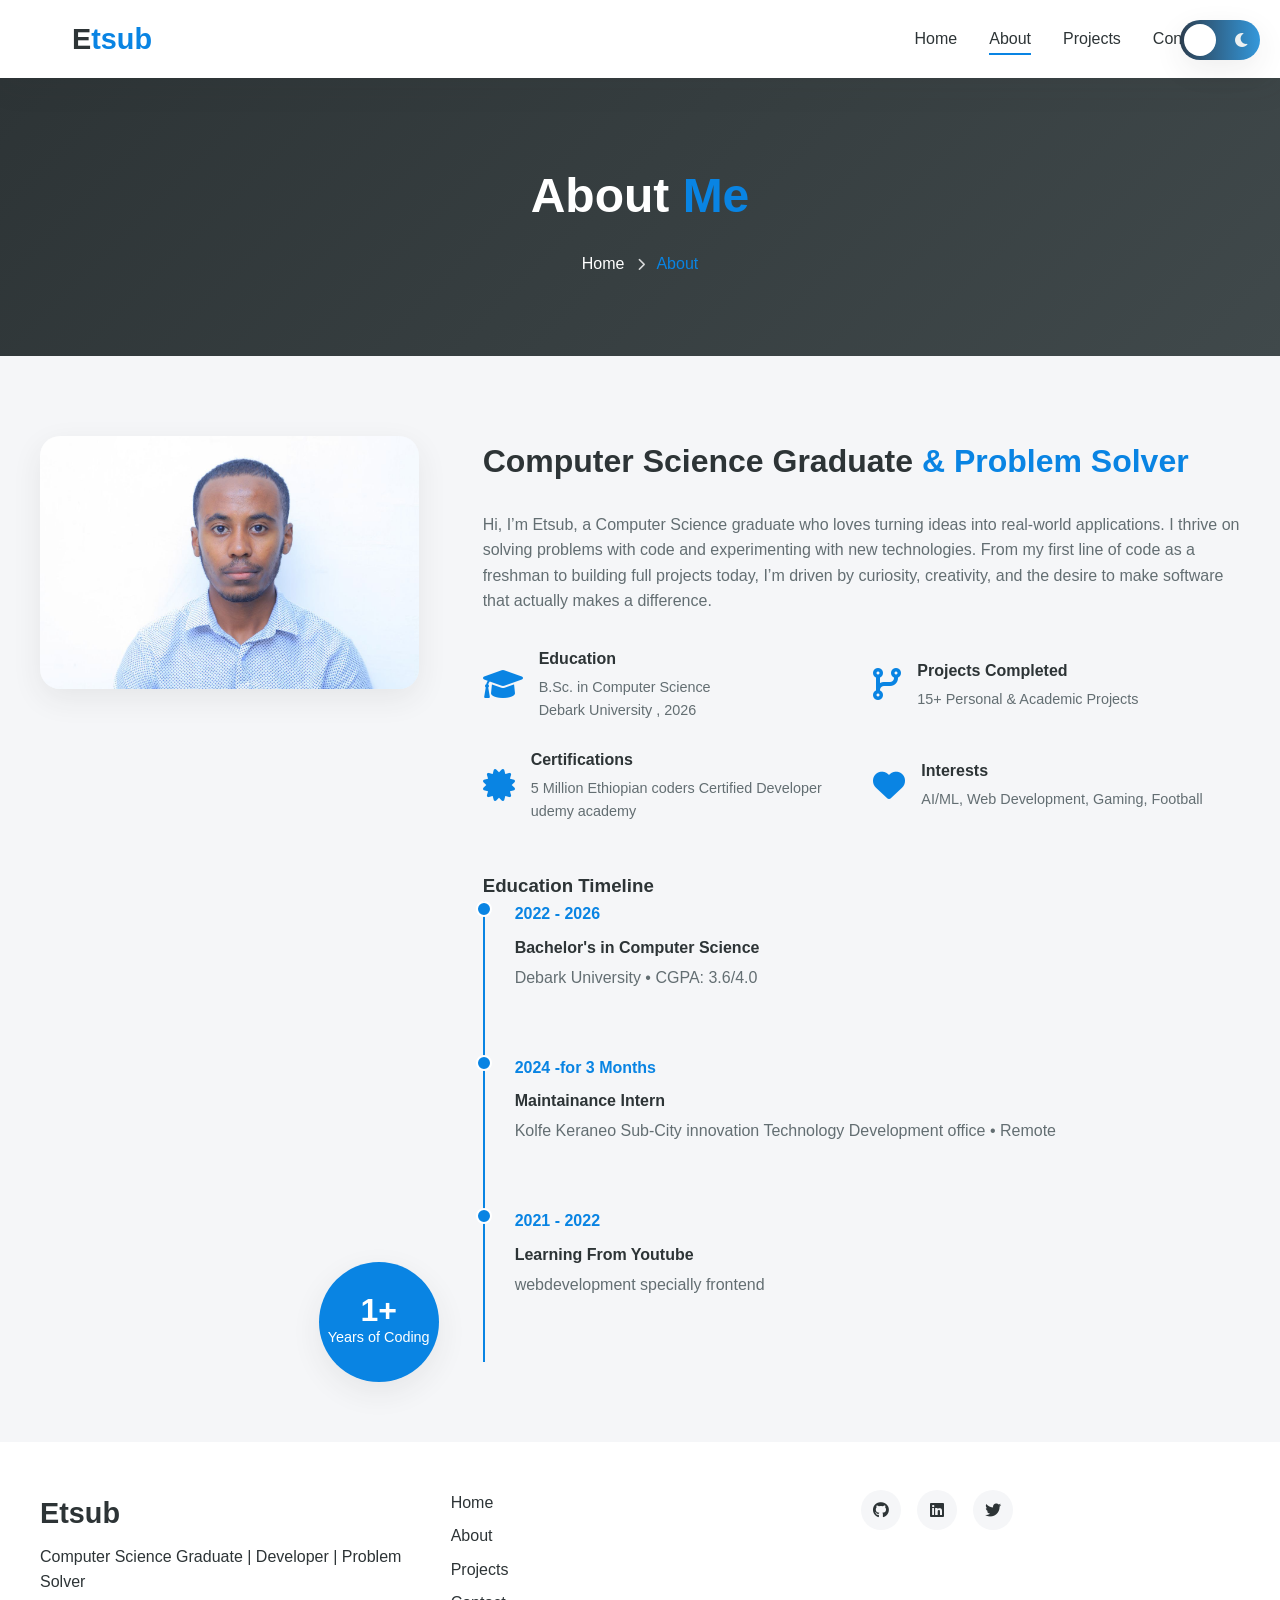
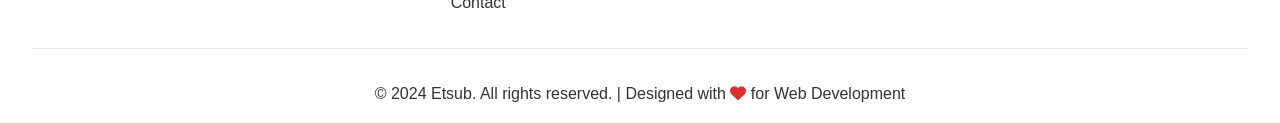
<file: about.html>
<!DOCTYPE html>
<html lang="en">
<head>
    <meta charset="UTF-8">
    <meta name="viewport" content="width=device-width, initial-scale=1.0">
    <title>About Me - Etsub | CS Graduate</title>
    <link rel="stylesheet" href="css/style.css">
    <link rel="stylesheet" href="css/responsive.css">
    <link rel="stylesheet" href="https://cdnjs.cloudflare.com/ajax/libs/font-awesome/6.0.0/css/all.min.css">
</head>
<body>
    <div class="theme-switch-wrapper">
        <label class="theme-switch" for="checkbox">
            <input type="checkbox" id="checkbox" />
            <div class="slider round">
                <i class="fas fa-sun"></i>
                <i class="fas fa-moon"></i>
            </div>
        </label>
    </div>

    <nav class="navbar">
        <div class="nav-container">
            <div class="logo">
                <a href="index.html">E<span>tsub</span></a>
            </div>
            <ul class="nav-menu">
                <li><a href="index.html">Home</a></li>
                <li><a href="about.html" class="active">About</a></li>
                <li><a href="projects.html">Projects</a></li>
                <li><a href="contact.html">Contact</a></li>
            </ul>
            <div class="hamburger">
                <span class="bar"></span>
                <span class="bar"></span>
                <span class="bar"></span>
            </div>
        </div>
    </nav>

    <section class="page-header">
        <h1>About <span>Me</span></h1>
        <div class="breadcrumb">
            <a href="index.html">Home</a> <i class="fas fa-chevron-right"></i> <span>About</span>
        </div>
    </section>

    <section class="about-content">
        <div class="about-container">
            <div class="about-image">
                <img src="images/profile.jpg" alt="Etsub - Profile">
                <div class="experience-badge">
                    <span class="years">1+</span>
                    <span class="text">Years of Coding</span>
                </div>
            </div>
            <div class="about-text">
                <h2>Computer Science Graduate <span>& Problem Solver</span></h2>
                <p>Hi, I’m Etsub, a Computer Science graduate who loves turning ideas into real-world applications. I thrive on solving problems with code and experimenting with new technologies. From my first line of code as a freshman to building full projects today, I’m driven by curiosity, creativity, and the desire to make software that actually makes a difference.</p>
                
                <div class="info-grid">
                    <div class="info-item">
                        <i class="fas fa-graduation-cap"></i>
                        <div>
                            <h4>Education</h4>
                            <p>B.Sc. in Computer Science<br>Debark University , 2026</p>
                        </div>
                    </div>
                    <div class="info-item">
                        <i class="fas fa-code-branch"></i>
                        <div>
                            <h4>Projects Completed</h4>
                            <p>15+ Personal & Academic Projects</p>
                        </div>
                    </div>
                    <div class="info-item">
                        <i class="fas fa-certificate"></i>
                        <div>
                            <h4>Certifications</h4>
                            <p>5 Million Ethiopian coders Certified Developer<br>udemy academy</p>
                        </div>
                    </div>
                    <div class="info-item">
                        <i class="fas fa-heart"></i>
                        <div>
                            <h4>Interests</h4>
                            <p>AI/ML, Web Development, Gaming, Football</p>
                        </div>
                    </div>
                </div>

                <div class="education-timeline">
                    <h3>Education Timeline</h3>
                    <div class="timeline">
                        <div class="timeline-item">
                            <div class="timeline-dot"></div>
                            <div class="timeline-date">2022 - 2026</div>
                            <div class="timeline-content">
                                <h4>Bachelor's in Computer Science</h4>
                                <p>Debark University • CGPA: 3.6/4.0</p>
                            </div>
                        </div>
                        <div class="timeline-item">
                            <div class="timeline-dot"></div>
                            <div class="timeline-date">2024 -for 3 Months</div>
                            <div class="timeline-content">
                                <h4>Maintainance Intern</h4>
                                <p>Kolfe Keraneo Sub-City innovation Technology Development office • Remote</p>
                            </div>
                        </div>
                        <div class="timeline-item">
                            <div class="timeline-dot"></div>
                            <div class="timeline-date">2021 - 2022</div>
                            <div class="timeline-content">
                                <h4>Learning From Youtube</h4>
                                <p>webdevelopment specially frontend</p>
                            </div>
                        </div>
                    </div>
                </div>
            </div>
        </div>
    </section>

    <!-- Footer same as index.html -->
    <footer>
         <div class="footer-content">
            <div class="footer-info">
                <h3>Etsub</h3>
                <p>Computer Science Graduate | Developer | Problem Solver</p>
            </div>
            <div class="footer-links">
                <a href="index.html">Home</a>
                <a href="about.html">About</a>
                <a href="projects.html">Projects</a>
                <a href="contact.html">Contact</a>
            </div>
            <div class="footer-social">
                <a href="https://github.com/EtsubBeza" target="_blank"><i class="fab fa-github"></i></a>
                <a href="https://www.linkedin.com/in/etsub-beza-20a5b1328/" target="_blank"><i class="fab fa-linkedin"></i></a>
                <a href="https://twitter.com/etsubbeza" target="_blank"><i class="fab fa-twitter"></i></a>
            </div>
        </div>
        <div class="footer-bottom">
            <p>&copy; 2024 Etsub. All rights reserved. | Designed with <i class="fas fa-heart"></i> for Web Development</p>
        </div>
    </footer>

    <script src="js/main.js"></script>
</body>
</html>
</file>
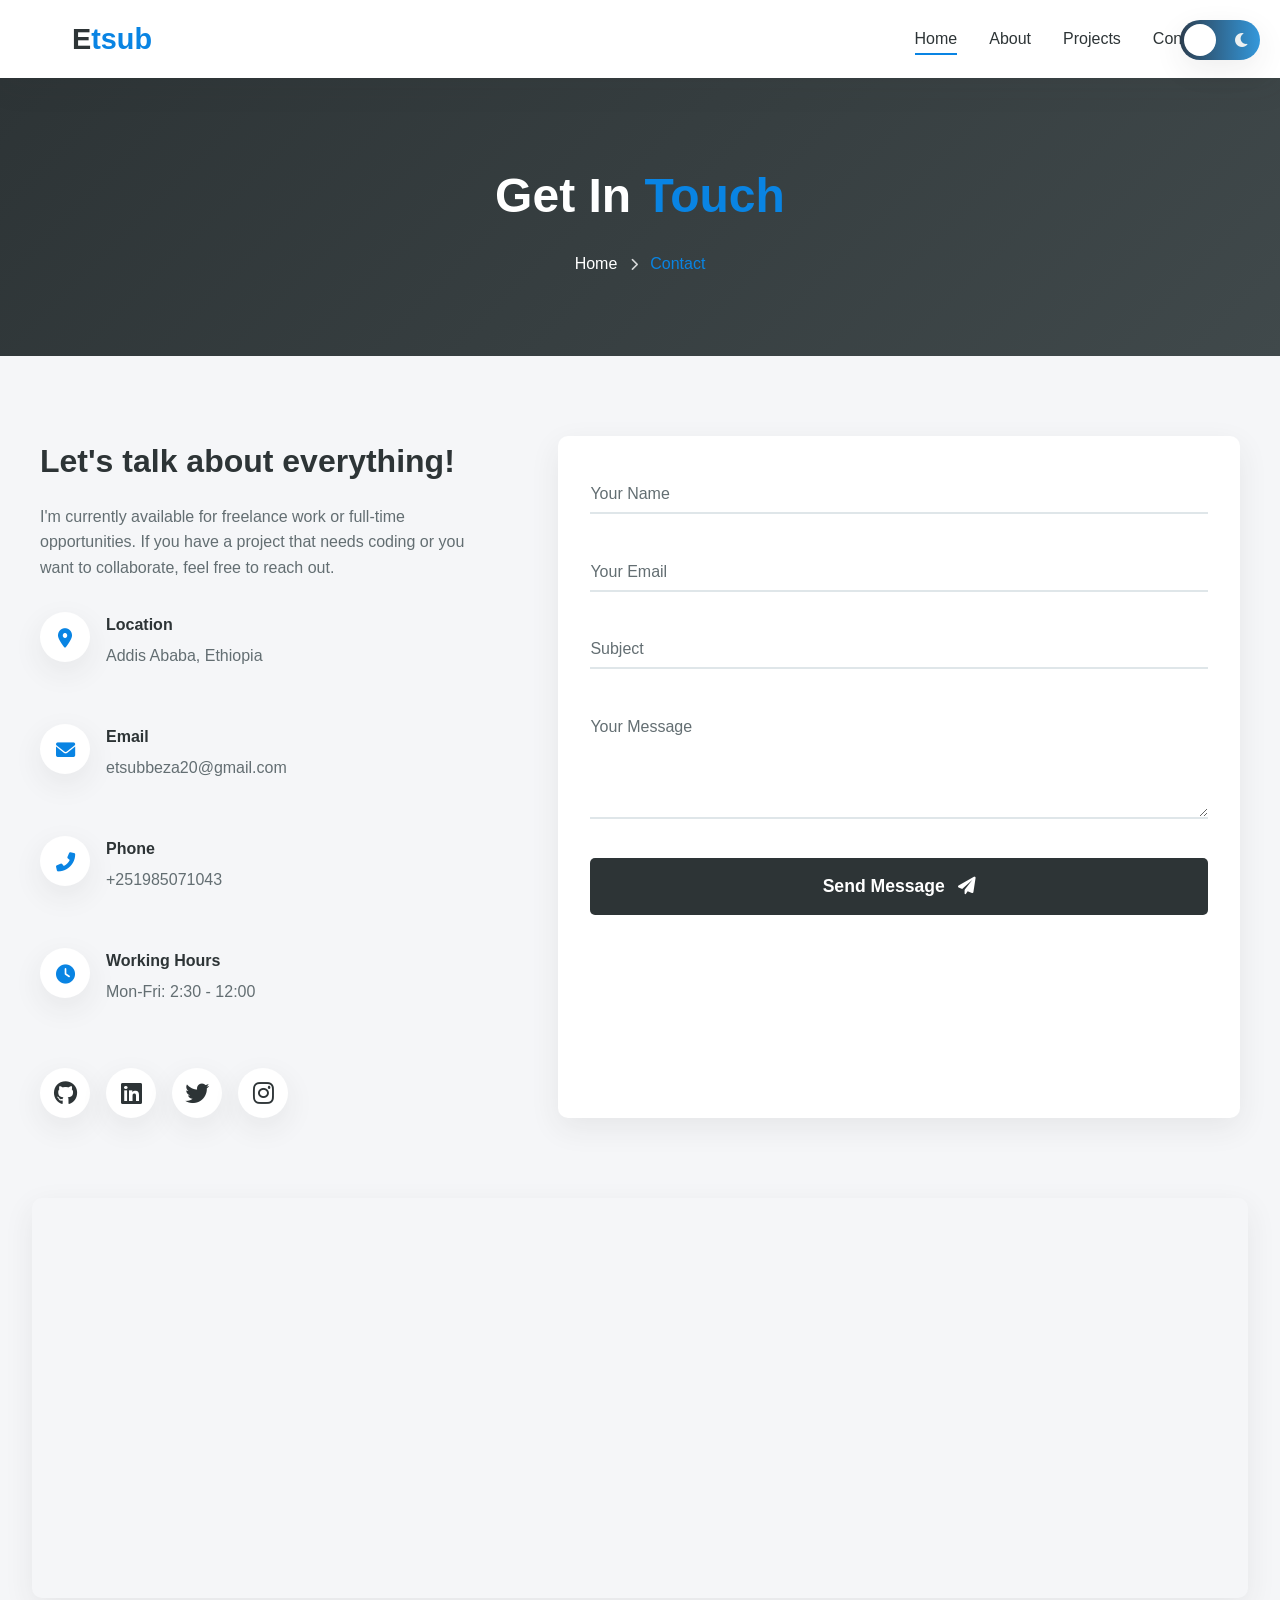
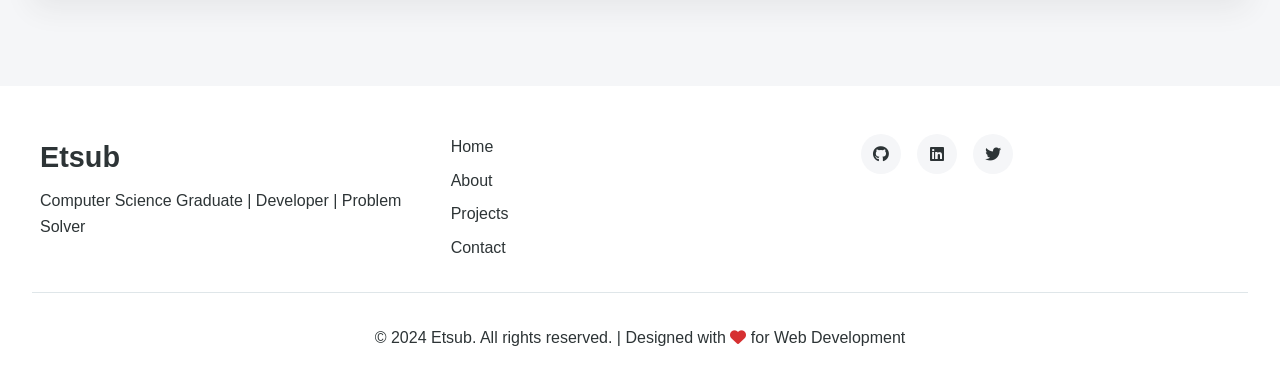
<file: contact.html>
<!DOCTYPE html>
<html lang="en">
<head>
    <meta charset="UTF-8">
    <meta name="viewport" content="width=device-width, initial-scale=1.0">
    <title>Contact Me - Etsub | Web Developer|Front-End Developer|
    </title>
    <link rel="stylesheet" href="css/style.css">
    <link rel="stylesheet" href="css/responsive.css">
    <link rel="stylesheet" href="https://cdnjs.cloudflare.com/ajax/libs/font-awesome/6.0.0/css/all.min.css">
</head>
<body>
    <div class="theme-switch-wrapper">
        <label class="theme-switch" for="checkbox">
            <input type="checkbox" id="checkbox" />
            <div class="slider round">
                <i class="fas fa-sun"></i>
                <i class="fas fa-moon"></i>
            </div>
        </label>
    </div>

    <nav class="navbar">
         <div class="nav-container">
            <div class="logo">
                <a href="index.html">E<span>tsub</span></a>
            </div>
            <ul class="nav-menu">
                <li><a href="index.html" class="active">Home</a></li>
                <li><a href="about.html">About</a></li>
                <li><a href="projects.html">Projects</a></li>
                <li><a href="contact.html">Contact</a></li>
            </ul>
            <div class="hamburger">
                <span class="bar"></span>
                <span class="bar"></span>
                <span class="bar"></span>
            </div>
        </div>
    </nav>

    <section class="page-header">
        <h1>Get In <span>Touch</span></h1>
        <div class="breadcrumb">
            <a href="index.html">Home</a> <i class="fas fa-chevron-right"></i> <span>Contact</span>
        </div>
    </section>

    <section class="contact-section">
        <div class="contact-container">
            <div class="contact-info">
                <h2>Let's talk about everything!</h2>
                <p>I'm currently available for freelance work or full-time opportunities. If you have a project that needs coding or you want to collaborate, feel free to reach out.</p>
                
                <div class="contact-details">
                    <div class="contact-item">
                        <div class="icon">
                            <i class="fas fa-map-marker-alt"></i>
                        </div>
                        <div class="text">
                            <h4>Location</h4>
                            <p>Addis Ababa, Ethiopia</p>
                        </div>
                    </div>
                    
                    <div class="contact-item">
                        <div class="icon">
                            <i class="fas fa-envelope"></i>
                        </div>
                        <div class="text">
                            <h4>Email</h4>
                            <p>etsubbeza20@gmail.com</p>
                        </div>
                    </div>
                    
                    <div class="contact-item">
                        <div class="icon">
                            <i class="fas fa-phone-alt"></i>
                        </div>
                        <div class="text">
                            <h4>Phone</h4>
                            <p>+251985071043</p>
                        </div>
                    </div>
                    
                    <div class="contact-item">
                        <div class="icon">
                            <i class="fas fa-clock"></i>
                        </div>
                        <div class="text">
                            <h4>Working Hours</h4>
                            <p>Mon-Fri: 2:30 - 12:00</p>
                        </div>
                    </div>
                </div>

                <div class="social-links large">
                      <a href="https://github.com/EtsubBeza" target="_blank"><i class="fab fa-github"></i></a>
                    <a href="https://www.linkedin.com/in/etsub-beza-20a5b1328/" target="_blank"><i class="fab fa-linkedin"></i></a>
                    <a href="https://twitter.com/etsubbeza" target="_blank"><i class="fab fa-twitter"></i></a>
                    <a href="https://www.instagram.com/etsubbeza_/" target="_blank"><i class="fab fa-instagram"></i></a>
                </div>
            </div>

            <div class="contact-form">
                <form id="contactForm">
                    <div class="form-group">
                        <input type="text" id="name" name="name" required>
                        <label for="name">Your Name</label>
                    </div>
                    
                    <div class="form-group">
                        <input type="email" id="email" name="email" required>
                        <label for="email">Your Email</label>
                    </div>
                    
                    <div class="form-group">
                        <input type="text" id="subject" name="subject" required>
                        <label for="subject">Subject</label>
                    </div>
                    
                    <div class="form-group">
                        <textarea id="message" name="message" rows="5" required></textarea>
                        <label for="message">Your Message</label>
                    </div>
                    
                    <button type="submit" class="btn primary-btn submit-btn">
                        Send Message <i class="fas fa-paper-plane"></i>
                    </button>
                </form>
            </div>
        </div>
    </section>

    <!-- Map Section (Optional) -->
    <section class="map-section">
        <iframe src="https://www.google.com/maps/embed?pb=!1m18!1m12!1m3!1d3022.9663095343008!2d-73.98510768458417!3d40.75889697932681!2m3!1f0!2f0!3f0!3m2!1i1024!2i768!4f13.1!3m3!1m2!1s0x89c25855c6480299%3A0x55194ec5a1ae072e!2sTimes%20Square!5e0!3m2!1sen!2sus!4v1620000000000!5m2!1sen!2sus" allowfullscreen="" loading="lazy"></iframe>
    </section>

    <footer>
          <div class="footer-content">
            <div class="footer-info">
                <h3>Etsub</h3>
                <p>Computer Science Graduate | Developer | Problem Solver</p>
            </div>
            <div class="footer-links">
                <a href="index.html">Home</a>
                <a href="about.html">About</a>
                <a href="projects.html">Projects</a>
                <a href="contact.html">Contact</a>
            </div>
            <div class="footer-social">
                <a href="https://github.com/EtsubBeza" target="_blank"><i class="fab fa-github"></i></a>
                <a href="https://www.linkedin.com/in/etsub-beza-20a5b1328/" target="_blank"><i class="fab fa-linkedin"></i></a>
                <a href="https://twitter.com/etsubbeza" target="_blank"><i class="fab fa-twitter"></i></a>
            </div>
        </div>
        <div class="footer-bottom">
            <p>&copy; 2024 Etsub. All rights reserved. | Designed with <i class="fas fa-heart"></i> for Web Development</p>
        </div>
    </footer>

    <script src="js/main.js"></script>
    <script src="js/contact.js"></script>
</body>
</html>
</file>
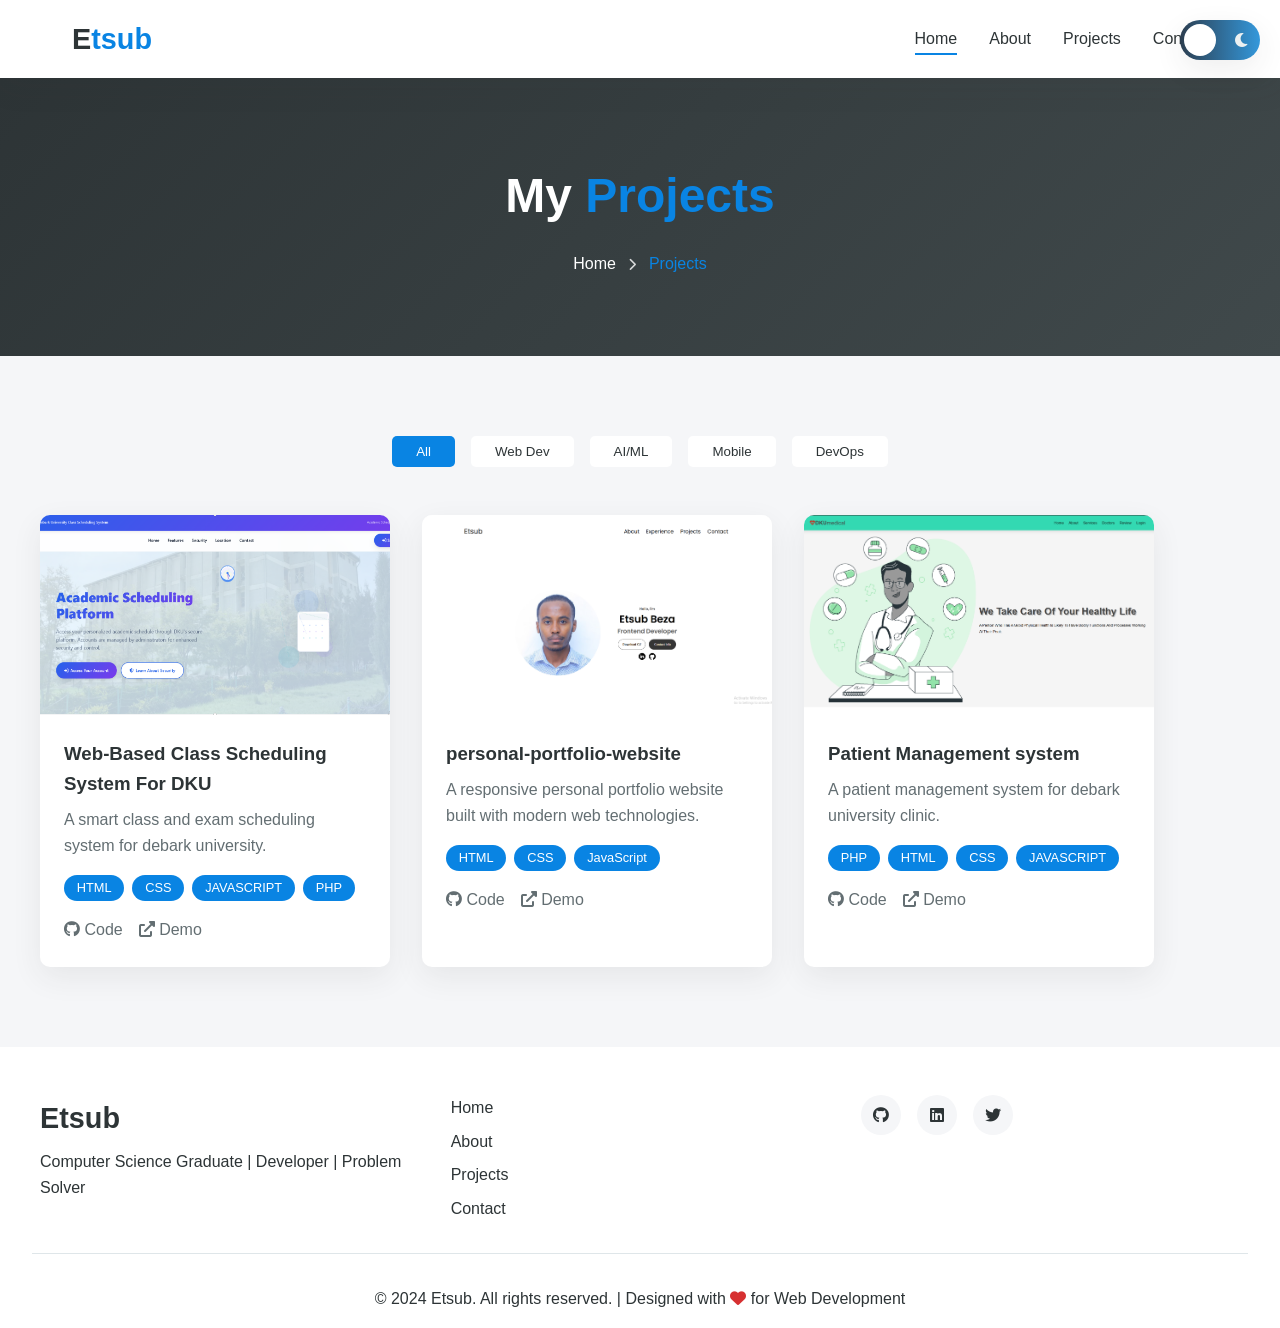
<file: projects.html>
<!DOCTYPE html>
<html lang="en">
<head>
    <meta charset="UTF-8">
    <meta name="viewport" content="width=device-width, initial-scale=1.0">
    <title>Projects - Etsub | CS Graduate</title>
    <link rel="stylesheet" href="css/style.css">
    <link rel="stylesheet" href="css/responsive.css">
    <link rel="stylesheet" href="https://cdnjs.cloudflare.com/ajax/libs/font-awesome/6.0.0/css/all.min.css">
</head>
<body>
    <div class="theme-switch-wrapper">
        <label class="theme-switch" for="checkbox">
            <input type="checkbox" id="checkbox" />
            <div class="slider round">
                <i class="fas fa-sun"></i>
                <i class="fas fa-moon"></i>
            </div>
        </label>
    </div>

    <nav class="navbar">
        <div class="nav-container">
            <div class="logo">
                <a href="index.html">E<span>tsub</span></a>
            </div>
            <ul class="nav-menu">
                <li><a href="index.html" class="active">Home</a></li>
                <li><a href="about.html">About</a></li>
                <li><a href="projects.html">Projects</a></li>
                <li><a href="contact.html">Contact</a></li>
            </ul>
            <div class="hamburger">
                <span class="bar"></span>
                <span class="bar"></span>
                <span class="bar"></span>
            </div>
        </div>
    </nav>

    <section class="page-header">
        <h1>My <span>Projects</span></h1>
        <div class="breadcrumb">
            <a href="index.html">Home</a> <i class="fas fa-chevron-right"></i> <span>Projects</span>
        </div>
    </section>

    <section class="projects-section">
        <div class="projects-filter">
            <button class="filter-btn active" data-filter="all">All</button>
            <button class="filter-btn" data-filter="web">Web Dev</button>
            <button class="filter-btn" data-filter="ai">AI/ML</button>
            <button class="filter-btn" data-filter="mobile">Mobile</button>
            <button class="filter-btn" data-filter="devops">DevOps</button>
        </div>

        <div class="projects-grid extended">
            <!-- Project 1 -->
                <div class="projects-grid">
            <div class="project-card" data-category="web">
                <div class="project-image">
                    <img src="images/projects/project1.png" alt="Project 1">
                </div>
                <div class="project-content">
                    <h3>Web-Based Class Scheduling System For DKU</h3>
                    <p>A smart class and exam scheduling system for debark university.</p>
                    <div class="tech-tags">
                        <span>HTML</span>
                        <span>CSS</span>
                        <span>JAVASCRIPT</span>
                        <span>PHP</span>
                    </div>
                    <div class="project-links">
                        <a href="https://github.com/EtsubBeza/dku-scheduler" target="_blank"><i class="fab fa-github"></i> Code</a>
                        <a href="#" target="_blank"><i class="fas fa-external-link-alt"></i> Demo</a>
                    </div>
                </div>
            </div>
            <div class="project-card" data-category="web">
                <div class="project-image">
                    <img src="images/projects/project2.png" alt="Project 2">
                </div>
                <div class="project-content">
                    <h3>personal-portfolio-website</h3>
                    <p>A responsive personal portfolio website built with modern web technologies.</p>
                    <div class="tech-tags">
                        <span>HTML</span>
                        <span>CSS</span>
                        <span>JavaScript</span>
                    
                    </div>
                    <div class="project-links">
                        <a href="https://github.com/EtsubBeza/personal-portfolio-website" target="_blank"><i class="fab fa-github"></i> Code</a>
                        <a href="https://etsubbeza.github.io/personal-portfolio-website/" target="_blank"><i class="fas fa-external-link-alt"></i> Demo</a>
                    </div>
                </div>
            </div>
          
            <div class="project-card" data-category="web">
                <div class="project-image">
                    <img src="images/projects/dku.png" alt="Project 3">
                </div>
                <div class="project-content">
                    <h3>Patient Management system</h3>
                    <p>A patient management system for debark university clinic.</p>
                    <div class="tech-tags">
                        <span>PHP</span>
                        <span>HTML</span>
                        <span>CSS</span>
                        <span>JAVASCRIPT</span>
                    </div>
                    <div class="project-links">
                        <a href="https://github.com/EtsubBeza/Patient_management_system" target="_blank"><i class="fab fa-github"></i> Code</a>
                        <a href="#" target="_blank"><i class="fas fa-external-link-alt"></i> Demo</a>
                    </div>
                </div>
            </div>
       
        </div>
        <div class="view-all">
            <a href="projects.html" class="btn secondary-btn">View All Projects <i class="fas fa-arrow-right"></i></a>
        </div>

            <!-- Add more projects similarly -->
        </div>
    </section>

    <!-- Footer -->
    <footer>
         <div class="footer-content">
            <div class="footer-info">
                <h3>Etsub</h3>
                <p>Computer Science Graduate | Developer | Problem Solver</p>
            </div>
            <div class="footer-links">
                <a href="index.html">Home</a>
                <a href="about.html">About</a>
                <a href="projects.html">Projects</a>
                <a href="contact.html">Contact</a>
            </div>
            <div class="footer-social">
                <a href="https://github.com/EtsubBeza" target="_blank"><i class="fab fa-github"></i></a>
                <a href="https://www.linkedin.com/in/etsub-beza-20a5b1328/" target="_blank"><i class="fab fa-linkedin"></i></a>
                <a href="https://twitter.com/etsubbeza" target="_blank"><i class="fab fa-twitter"></i></a>
            </div>
        </div>
        <div class="footer-bottom">
            <p>&copy; 2024 Etsub. All rights reserved. | Designed with <i class="fas fa-heart"></i> for Web Development</p>
        </div>
    </footer>

    <script src="js/main.js"></script>
</body>
</html>
</file>
<file: css/style.css>
/* ===== VARIABLES ===== */
:root {
    /* Minimalist Monochrome - Clean & Professional */
    --primary-color: #2D3436;        /* Dark gray */
    --secondary-color: #40494B;       /* Medium gray */
    --accent-color: #0984E3;          /* Bright blue - single pop */
    --success-color: #00B894;          /* Green */
    --danger-color: #D63031;           /* Red */
    --warning-color: #FDCB6E;          /* Yellow */
    --dark-bg: #1E272C;                /* Darker gray */
    --light-bg: #F5F6F8;                /* Light gray */
    --text-primary: #2D3436;            /* Dark gray */
    --text-secondary: #636E72;          /* Medium gray */
    --border-color: #DFE6E9;            /* Light gray */
    --card-bg: #FFFFFF;                  /* White */
    --shadow: 0 10px 30px rgba(45, 52, 54, 0.08);
}

/* Dark Mode Variables */
[data-theme="dark"] {
    --primary-color: #3498db;        /* Bright blue */
    --secondary-color: #2980b9;      /* Darker blue */
    --accent-color: #e74c3c;         /* Red accent */
    --dark-bg: #0a0c10;              /* Almost black */
    --light-bg: #1a1e24;             /* Dark gray */
    --text-primary: #ecf0f1;          /* Light text */
    --text-secondary: #95a5a6;        /* Gray text */
    --border-color: #2c3e50;          /* Dark border */
    --card-bg: #232931;               /* Card dark background */
    --shadow: 0 5px 15px rgba(0, 0, 0, 0.3);
}

/* ===== RESET & BASE STYLES ===== */
* {
    margin: 0;
    padding: 0;
    box-sizing: border-box;
}

html {
    scroll-behavior: smooth;
}

body {
    font-family: 'Segoe UI', Tahoma, Geneva, Verdana, sans-serif;
    background-color: var(--light-bg);
    color: var(--text-primary);
    line-height: 1.6;
    transition: var(--transition);
    padding-top: 0;
    overflow-x: hidden; /* Prevent horizontal scroll */
}

a {
    text-decoration: none;
    color: inherit;
}

ul {
    list-style: none;
}

img {
    max-width: 100%;
    height: auto;
}

/* ===== DARK MODE TOGGLE ===== */
.theme-switch-wrapper {
    position: fixed;
    top: 20px;
    right: 20px;
    z-index: 1002; /* Increased z-index */
}

.theme-switch {
    display: inline-block;
    height: 40px;
    position: relative;
    width: 80px;
}

.theme-switch input {
    display: none;
}

.slider {
    background: linear-gradient(90deg, #2c3e50, #3498db);
    bottom: 0;
    cursor: pointer;
    left: 0;
    position: absolute;
    right: 0;
    top: 0;
    transition: var(--transition);
    border-radius: 34px;
    box-shadow: var(--shadow);
}

.slider:before {
    background-color: #fff;
    bottom: 4px;
    content: "";
    height: 32px;
    left: 4px;
    position: absolute;
    transition: var(--transition);
    width: 32px;
    border-radius: 50%;
    z-index: 2;
}

.slider .fa-sun {
    position: absolute;
    left: 10px;
    top: 50%;
    transform: translateY(-50%);
    color: #f39c12;
    font-size: 16px;
    z-index: 1;
}

.slider .fa-moon {
    position: absolute;
    right: 10px;
    top: 50%;
    transform: translateY(-50%);
    color: #ecf0f1;
    font-size: 16px;
    z-index: 1;
}

input:checked + .slider {
    background: linear-gradient(90deg, #1a2634, #2c3e50);
}

input:checked + .slider:before {
    transform: translateX(40px);
}

/* ===== NAVIGATION ===== */
.navbar {
    background-color: var(--card-bg);
    box-shadow: var(--shadow);
    position: sticky;
    top: 0;
    z-index: 100;
    transition: var(--transition);
    width: 100%;
}

.nav-container {
    max-width: 1200px;
    margin: 0 auto;
    padding: 1rem 2rem;
    display: flex;
    justify-content: space-between;
    align-items: center;
    position: relative;
}

.logo a {
    font-size: 1.8rem;
    font-weight: 700;
    color: var(--primary-color);
}

.logo span {
    color: var(--accent-color);
}

.nav-menu {
    display: flex;
    gap: 2rem;
}

.nav-menu a {
    font-weight: 500;
    position: relative;
    padding: 0.5rem 0;
}

.nav-menu a::after {
    content: '';
    position: absolute;
    bottom: 0;
    left: 0;
    width: 0;
    height: 2px;
    background: var(--accent-color);
    transition: var(--transition);
}

.nav-menu a:hover::after,
.nav-menu a.active::after {
    width: 100%;
}

.hamburger {
    display: none;
    cursor: pointer;
    padding: 10px;
    margin-right: 5px;
    border-radius: 5px;
    transition: var(--transition);
    z-index: 1003;
}

.hamburger:hover {
    background-color: var(--light-bg);
}

.bar {
    display: block;
    width: 25px;
    height: 3px;
    margin: 5px auto;
    background-color: var(--text-primary);
    transition: var(--transition);
}

/* Mobile Menu Overlay */
.nav-overlay {
    display: none;
    position: fixed;
    top: 0;
    left: 0;
    width: 100%;
    height: 100%;
    background: rgba(0, 0, 0, 0.5);
    z-index: 99;
    opacity: 0;
    transition: opacity 0.3s ease;
}

.nav-overlay.active {
    display: block;
    opacity: 1;
}

/* ===== HERO SECTION ===== */
.hero {
    min-height: calc(100vh - 80px);
    display: flex;
    align-items: center;
    padding: 4rem 2rem;
}

.hero-container {
    max-width: 1200px;
    margin: 0 auto;
    display: grid;
    grid-template-columns: 1fr 1fr;
    gap: 4rem;
    align-items: center;
}

.greeting {
    color: var(--accent-color);
    font-size: 1.2rem;
    font-weight: 600;
    text-transform: uppercase;
    letter-spacing: 2px;
}

.hero h1 {
    font-size: 4rem;
    font-weight: 700;
    margin: 1rem 0;
    position: relative;
    display: inline-block;
}

.glitch {
    position: relative;
    animation: glitch 3s infinite;
}

.glitch::before,
.glitch::after {
    content: attr(data-text);
    position: absolute;
    top: 0;
    left: 0;
    width: 100%;
    height: 100%;
}

.glitch::before {
    animation: glitchTop 3s infinite;
    color: var(--danger-color);
    z-index: -1;
}

.glitch::after {
    animation: glitchBottom 3s infinite;
    color: var(--accent-color);
    z-index: -2;
}

@keyframes glitch {
    2%, 64% { transform: skew(0deg, 0deg); }
    4%, 60% { transform: skew(1deg, 0deg); }
    62% { transform: skew(0deg, 1deg); }
}

@keyframes glitchTop {
    2%, 64% { transform: translate(2px, -2px); }
    4%, 60% { transform: translate(-2px, 2px); }
    62% { transform: translate(3px, -3px); }
}

@keyframes glitchBottom {
    2%, 64% { transform: translate(-2px, 2px); }
    4%, 60% { transform: translate(2px, -2px); }
    62% { transform: translate(-3px, 3px); }
}

.hero h2 {
    font-size: 1.8rem;
    color: var(--text-secondary);
    margin-bottom: 1rem;
}

.typed-text {
    color: var(--accent-color);
}

.hero-buttons {
    margin: 2rem 0;
    display: flex;
    gap: 1rem;
}

.btn {
    display: inline-block;
    padding: 0.8rem 2rem;
    border-radius: 5px;
    font-weight: 600;
    transition: var(--transition);
    border: 2px solid transparent;
}

.primary-btn {
    background: var(--primary-color);
    color: white;
}

.primary-btn:hover {
    background: transparent;
    border-color: var(--primary-color);
    color: var(--primary-color);
}

.secondary-btn {
    background: transparent;
    border: 2px solid var(--primary-color);
    color: var(--primary-color);
}

.secondary-btn:hover {
    background: var(--primary-color);
    color: white;
}

.social-links {
    display: flex;
    gap: 1.5rem;
}

.social-links a {
    width: 45px;
    height: 45px;
    border-radius: 50%;
    background: var(--card-bg);
    display: flex;
    align-items: center;
    justify-content: center;
    font-size: 1.3rem;
    transition: var(--transition);
    box-shadow: var(--shadow);
}

.social-links a:hover {
    background: var(--accent-color);
    color: white;
    transform: translateY(-5px);
}

.hero-image {
    position: relative;
}

.image-wrapper {
    position: relative;
    border-radius: 20px;
    overflow: hidden;
    box-shadow: var(--shadow);
}

#profile-image {
    width: 100%;
    height: auto;
    display: block;
    transition: var(--transition);
}

.image-wrapper:hover #profile-image {
    transform: scale(1.05);
}

.tech-stack {
    position: absolute;
    bottom: 0;
    left: 0;
    right: 0;
    background: linear-gradient(transparent, rgba(0,0,0,0.8));
    padding: 2rem 1rem 1rem;
    display: flex;
    flex-wrap: wrap;
    gap: 0.5rem;
    justify-content: center;
}

.tech-stack span {
    background: rgba(255,255,255,0.9);
    color: var(--dark-bg);
    padding: 0.3rem 1rem;
    border-radius: 20px;
    font-size: 0.9rem;
    font-weight: 600;
}

/* ===== SKILLS SECTION ===== */
.skills {
    padding: 5rem 2rem;
    background: var(--card-bg);
}

.section-title {
    text-align: center;
    font-size: 2.5rem;
    margin-bottom: 3rem;
}

.section-title span {
    color: var(--accent-color);
}

.skills-container {
    max-width: 1200px;
    margin: 0 auto;
    display: grid;
    grid-template-columns: repeat(auto-fit, minmax(250px, 1fr));
    gap: 2rem;
}

.skill-card {
    text-align: center;
    padding: 2rem;
    background: var(--light-bg);
    border-radius: 10px;
    transition: var(--transition);
    box-shadow: var(--shadow);
}

.skill-card:hover {
    transform: translateY(-10px);
}

.skill-card i {
    font-size: 3rem;
    color: var(--accent-color);
    margin-bottom: 1rem;
}

.skill-card h3 {
    margin-bottom: 1rem;
}

.skill-card p {
    color: var(--text-secondary);
}

/* ===== PROJECTS SECTION ===== */
.featured-projects {
    padding: 5rem 2rem;
}

.projects-grid {
    max-width: 1200px;
    margin: 0 auto;
    display: grid;
    grid-template-columns: repeat(auto-fit, minmax(350px, 1fr));
    gap: 2rem;
}

.project-card {
    background: var(--card-bg);
    border-radius: 10px;
    overflow: hidden;
    box-shadow: var(--shadow);
    transition: var(--transition);
}

.project-card:hover {
    transform: translateY(-10px);
}

.project-image {
    position: relative;
    overflow: hidden;
    height: 200px;
}

.project-image img {
    width: 100%;
    height: 100%;
    object-fit: cover;
    transition: var(--transition);
}

.project-card:hover .project-image img {
    transform: scale(1.1);
}

.project-content {
    padding: 1.5rem;
}

.project-content h3 {
    margin-bottom: 0.5rem;
}

.project-content p {
    color: var(--text-secondary);
    margin-bottom: 1rem;
}

.tech-tags {
    display: flex;
    flex-wrap: wrap;
    gap: 0.5rem;
    margin-bottom: 1rem;
}

.tech-tags span {
    background: var(--accent-color);
    color: white;
    padding: 0.2rem 0.8rem;
    border-radius: 15px;
    font-size: 0.8rem;
}

.project-links {
    display: flex;
    gap: 1rem;
}

.project-links a {
    color: var(--text-secondary);
    transition: var(--transition);
}

.project-links a:hover {
    color: var(--accent-color);
}

.view-all {
    text-align: center;
    margin-top: 3rem;
}

/* ===== FOOTER ===== */
footer {
    background: var(--card-bg);
    color: var(--text-primary);
    padding: 3rem 2rem 1rem;
}

.footer-content {
    max-width: 1200px;
    margin: 0 auto;
    display: grid;
    grid-template-columns: repeat(auto-fit, minmax(250px, 1fr));
    gap: 2rem;
    margin-bottom: 2rem;
}

.footer-info h3 {
    font-size: 1.8rem;
    margin-bottom: 0.5rem;
}

.footer-info span {
    color: var(--accent-color);
}

.footer-links {
    display: flex;
    flex-direction: column;
    gap: 0.5rem;
}

.footer-links a {
    transition: var(--transition);
}

.footer-links a:hover {
    color: var(--accent-color);
    transform: translateX(5px);
}

.footer-social {
    display: flex;
    gap: 1rem;
}

.footer-social a {
    width: 40px;
    height: 40px;
    border-radius: 50%;
    background: var(--light-bg);
    display: flex;
    align-items: center;
    justify-content: center;
    transition: var(--transition);
}

.footer-social a:hover {
    background: var(--accent-color);
    color: white;
    transform: translateY(-5px);
}

.footer-bottom {
    text-align: center;
    padding-top: 2rem;
    border-top: 1px solid var(--border-color);
}

.fa-heart {
    color: var(--danger-color);
}

/* ===== PAGE HEADER ===== */
.page-header {
    background: linear-gradient(135deg, var(--primary-color), var(--secondary-color));
    color: white;
    text-align: center;
    padding: 5rem 2rem;
}

.page-header h1 {
    font-size: 3rem;
    margin-bottom: 1rem;
}

.page-header span {
    color: var(--accent-color);
}

.breadcrumb {
    color: rgba(255,255,255,0.8);
}

.breadcrumb a {
    color: white;
}

.breadcrumb i {
    margin: 0 0.5rem;
    font-size: 0.8rem;
}

/* ===== ABOUT PAGE ===== */
.about-content {
    padding: 5rem 2rem;
}

.about-container {
    max-width: 1200px;
    margin: 0 auto;
    display: grid;
    grid-template-columns: 1fr 2fr;
    gap: 4rem;
}

.about-image {
    position: relative;
}

.about-image img {
    width: 100%;
    border-radius: 20px;
    box-shadow: var(--shadow);
}

.experience-badge {
    position: absolute;
    bottom: -20px;
    right: -20px;
    width: 120px;
    height: 120px;
    background: var(--accent-color);
    border-radius: 50%;
    display: flex;
    flex-direction: column;
    align-items: center;
    justify-content: center;
    color: white;
    box-shadow: var(--shadow);
}

.experience-badge .years {
    font-size: 2rem;
    font-weight: 700;
    line-height: 1;
}

.experience-badge .text {
    font-size: 0.9rem;
    text-align: center;
}

.about-text h2 {
    font-size: 2rem;
    margin-bottom: 1.5rem;
}

.about-text h2 span {
    color: var(--accent-color);
}

.about-text p {
    color: var(--text-secondary);
    margin-bottom: 2rem;
}

.info-grid {
    display: grid;
    grid-template-columns: repeat(2, 1fr);
    gap: 1.5rem;
    margin: 2rem 0;
}

.info-item {
    display: flex;
    gap: 1rem;
    align-items: center;
}

.info-item i {
    font-size: 2rem;
    color: var(--accent-color);
}

.info-item h4 {
    margin-bottom: 0.3rem;
}

.info-item p {
    margin: 0;
    font-size: 0.9rem;
}

.education-timeline {
    margin-top: 3rem;
}

.timeline {
    position: relative;
    padding-left: 2rem;
}

.timeline::before {
    content: '';
    position: absolute;
    left: 0;
    top: 0;
    bottom: 0;
    width: 2px;
    background: var(--accent-color);
}

.timeline-item {
    position: relative;
    padding-bottom: 2rem;
}

.timeline-dot {
    position: absolute;
    left: -2.4rem;
    top: 0;
    width: 16px;
    height: 16px;
    border-radius: 50%;
    background: var(--accent-color);
    border: 2px solid var(--card-bg);
}

.timeline-date {
    font-weight: 600;
    color: var(--accent-color);
    margin-bottom: 0.5rem;
}

.timeline-content h4 {
    margin-bottom: 0.3rem;
}

/* ===== PROJECTS FILTER ===== */
.projects-section {
    padding: 5rem 2rem;
}

.projects-filter {
    display: flex;
    justify-content: center;
    gap: 1rem;
    margin-bottom: 3rem;
    flex-wrap: wrap;
}

.filter-btn {
    padding: 0.5rem 1.5rem;
    border: none;
    background: var(--card-bg);
    color: var(--text-primary);
    border-radius: 5px;
    cursor: pointer;
    transition: var(--transition);
    font-weight: 500;
}

.filter-btn:hover,
.filter-btn.active {
    background: var(--accent-color);
    color: white;
}

.projects-grid.extended {
    grid-template-columns: repeat(auto-fill, minmax(350px, 1fr));
}

/* ===== CONTACT PAGE ===== */
.contact-section {
    padding: 5rem 2rem;
}

.contact-container {
    max-width: 1200px;
    margin: 0 auto;
    display: grid;
    grid-template-columns: 1fr 1.5fr;
    gap: 4rem;
}

.contact-info h2 {
    font-size: 2rem;
    margin-bottom: 1rem;
}

.contact-info p {
    color: var(--text-secondary);
    margin-bottom: 2rem;
}

.contact-details {
    margin: 2rem 0;
}

.contact-item {
    display: flex;
    gap: 1rem;
    margin-bottom: 1.5rem;
}

.contact-item .icon {
    width: 50px;
    height: 50px;
    background: var(--card-bg);
    border-radius: 50%;
    display: flex;
    align-items: center;
    justify-content: center;
    font-size: 1.2rem;
    color: var(--accent-color);
    box-shadow: var(--shadow);
}

.contact-item .text h4 {
    margin-bottom: 0.3rem;
}

.social-links.large {
    gap: 1rem;
}

.social-links.large a {
    width: 50px;
    height: 50px;
    font-size: 1.5rem;
}

.contact-form {
    background: var(--card-bg);
    padding: 2rem;
    border-radius: 10px;
    box-shadow: var(--shadow);
}

.form-group {
    position: relative;
    margin-bottom: 2rem;
}

.form-group input,
.form-group textarea {
    width: 100%;
    padding: 0.8rem 0;
    font-size: 1rem;
    border: none;
    border-bottom: 2px solid var(--border-color);
    background: transparent;
    color: var(--text-primary);
    transition: var(--transition);
}

.form-group textarea {
    resize: vertical;
    min-height: 100px;
}

.form-group label {
    position: absolute;
    top: 0.8rem;
    left: 0;
    color: var(--text-secondary);
    transition: var(--transition);
    pointer-events: none;
}

.form-group input:focus,
.form-group textarea:focus {
    outline: none;
    border-bottom-color: var(--accent-color);
}

.form-group input:focus ~ label,
.form-group textarea:focus ~ label,
.form-group input:valid ~ label,
.form-group textarea:valid ~ label {
    top: -1.2rem;
    font-size: 0.8rem;
    color: var(--accent-color);
}

.submit-btn {
    width: 100%;
    padding: 1rem;
    font-size: 1.1rem;
    cursor: pointer;
}

.submit-btn i {
    margin-left: 0.5rem;
}

.map-section {
    padding: 0 2rem 5rem;
}

.map-section iframe {
    width: 100%;
    height: 400px;
    border: none;
    border-radius: 10px;
    box-shadow: var(--shadow);
}

/* ===== ANIMATIONS ===== */
@keyframes fadeInUp {
    from {
        opacity: 0;
        transform: translateY(30px);
    }
    to {
        opacity: 1;
        transform: translateY(0);
    }
}

.hero-content,
.skill-card,
.project-card {
    animation: fadeInUp 0.6s ease-out;
}
</file>
<file: css/responsive.css>
/* ===== LAPTOPS & DESKTOPS ===== */
@media screen and (max-width: 1200px) {
    .nav-container,
    .hero-container,
    .skills-container,
    .projects-grid,
    .footer-content,
    .about-container,
    .contact-container {
        padding: 0 2rem;
    }
    
    .hero h1 {
        font-size: 3.5rem;
    }
    
    .theme-switch-wrapper {
        top: 15px;
        right: 15px;
    }
}

/* ===== TABLETS ===== */
@media screen and (max-width: 992px) {
    .hero-container,
    .about-container {
        grid-template-columns: 1fr;
        gap: 3rem;
    }
    
    .hero-image {
        max-width: 500px;
        margin: 0 auto;
    }
    
    .contact-container {
        grid-template-columns: 1fr;
    }
    
    .hero h1 {
        font-size: 3rem;
    }
    
    .hero h2 {
        font-size: 1.5rem;
    }
    
    .page-header h1 {
        font-size: 2.5rem;
    }
    
    .theme-switch-wrapper {
        top: 12px;
        right: 12px;
    }
}

/* ===== MOBILE LANDSCAPE & TABLET PORTRAIT ===== */
@media screen and (max-width: 768px) {
    /* Show hamburger */
    .hamburger {
        display: block !important;
    }
    
    /* Adjust nav container */
    .nav-container {
        padding: 0.8rem 1rem;
    }
    
    /* Logo size adjustment */
    .logo a {
        font-size: 1.5rem;
    }
    
    /* Mobile menu */
    .nav-menu {
        position: fixed;
        left: -100%;
        top: 0;
        gap: 0;
        flex-direction: column;
        background-color: var(--card-bg);
        width: 280px;
        height: 100vh;
        text-align: left;
        transition: 0.3s ease-in-out;
        box-shadow: 2px 0 10px rgba(0, 0, 0, 0.1);
        padding: 80px 1.5rem 2rem;
        z-index: 1000;
        overflow-y: auto;
    }
    
    .nav-menu.active {
        left: 0;
    }
    
    .nav-menu li {
        margin: 0.5rem 0;
        width: 100%;
    }
    
    .nav-menu a {
        display: block;
        padding: 0.8rem 1rem;
        font-size: 1.1rem;
        border-radius: 5px;
        transition: var(--transition);
    }
    
    .nav-menu a:hover {
        background-color: var(--light-bg);
    }
    
    .nav-menu a::after {
        display: none;
    }
    
    /* Hamburger animation */
    .hamburger.active .bar:nth-child(2) {
        opacity: 0;
    }
    
    .hamburger.active .bar:nth-child(1) {
        transform: translateY(8px) rotate(45deg);
    }
    
    .hamburger.active .bar:nth-child(3) {
        transform: translateY(-8px) rotate(-45deg);
    }
    
    /* Adjust theme toggle for mobile */
    .theme-switch-wrapper {
        top: 12px;
        right: 70px;
    }
    
    .theme-switch {
        height: 34px;
        width: 68px;
    }
    
    .slider:before {
        height: 26px;
        width: 26px;
        bottom: 4px;
        left: 4px;
    }
    
    .slider .fa-sun,
    .slider .fa-moon {
        font-size: 14px;
    }
    
    input:checked + .slider:before {
        transform: translateX(34px);
    }
    
    /* Hero section */
    .hero {
        padding-top: 2rem;
    }
    
    .hero h1 {
        font-size: 2.5rem;
    }
    
    .hero-buttons {
        flex-direction: column;
    }
    
    .btn {
        width: 100%;
        text-align: center;
    }
    
    /* Projects grid */
    .projects-grid {
        grid-template-columns: 1fr;
        gap: 1.5rem;
        padding: 0 1rem;
    }
    
    /* Info grid */
    .info-grid {
        grid-template-columns: 1fr;
        gap: 1rem;
    }
    
    /* Footer */
    .footer-content {
        grid-template-columns: 1fr;
        text-align: center;
        gap: 2rem;
    }
    
    .footer-links {
        align-items: center;
    }
    
    .footer-social {
        justify-content: center;
    }
    
    /* Contact page adjustments */
    .contact-item {
        padding: 0.5rem;
    }
    
    /* Filter buttons */
    .projects-filter {
        padding: 0 1rem;
        gap: 0.5rem;
    }
    
    .filter-btn {
        padding: 0.4rem 1rem;
        font-size: 0.9rem;
    }
}

/* ===== MOBILE PORTRAIT ===== */
@media screen and (max-width: 480px) {
    /* Further reduce sizes */
    .hero h1 {
        font-size: 2rem;
    }
    
    .hero h2 {
        font-size: 1.2rem;
    }
    
    .section-title {
        font-size: 2rem;
    }
    
    .greeting {
        font-size: 1rem;
    }
    
    /* Adjust cards */
    .skill-card {
        padding: 1.5rem;
    }
    
    .skill-card i {
        font-size: 2.5rem;
    }
    
    .project-card {
        margin: 0;
    }
    
    .project-content {
        padding: 1.2rem;
    }
    
    .project-content h3 {
        font-size: 1.2rem;
    }
    
    /* Contact form */
    .contact-form {
        padding: 1.5rem;
    }
    
    .contact-item {
        flex-direction: column;
        align-items: center;
        text-align: center;
        gap: 0.5rem;
    }
    
    .contact-item .icon {
        width: 45px;
        height: 45px;
        font-size: 1rem;
    }
    
    /* Experience badge */
    .experience-badge {
        width: 90px;
        height: 90px;
        right: -10px;
        bottom: -10px;
    }
    
    .experience-badge .years {
        font-size: 1.3rem;
    }
    
    .experience-badge .text {
        font-size: 0.7rem;
    }
    
    /* Tech stack tags */
    .tech-stack span {
        font-size: 0.8rem;
        padding: 0.2rem 0.6rem;
    }
    
    /* Social links */
    .social-links {
        gap: 1rem;
    }
    
    .social-links a {
        width: 40px;
        height: 40px;
        font-size: 1.1rem;
    }
    
    /* Page header */
    .page-header {
        padding: 3rem 1rem;
    }
    
    .page-header h1 {
        font-size: 2rem;
    }
    
    /* Map section */
    .map-section iframe {
        height: 300px;
    }
    
    /* Timeline */
    .timeline {
        padding-left: 1.5rem;
    }
    
    .timeline-dot {
        left: -1.9rem;
        width: 14px;
        height: 14px;
    }
    
    /* Theme toggle further adjustment */
    .theme-switch-wrapper {
        top: 10px;
        right: 60px;
    }
    
    .theme-switch {
        height: 30px;
        width: 60px;
    }
    
    .slider:before {
        height: 22px;
        width: 22px;
        bottom: 4px;
        left: 4px;
    }
    
    .slider .fa-sun,
    .slider .fa-moon {
        font-size: 12px;
    }
    
    input:checked + .slider:before {
        transform: translateX(30px);
    }
}

/* ===== SMALL MOBILE ===== */
@media screen and (max-width: 360px) {
    .hero h1 {
        font-size: 1.6rem;
    }
    
    .logo a {
        font-size: 1.3rem;
    }
    
    .nav-menu {
        width: 240px;
        padding: 70px 1rem 1rem;
    }
    
    .nav-menu a {
        font-size: 1rem;
        padding: 0.6rem 0.8rem;
    }
    
    .tech-stack span {
        font-size: 0.7rem;
        padding: 0.15rem 0.4rem;
    }
    
    .theme-switch-wrapper {
        right: 55px;
    }
    
    .btn {
        padding: 0.6rem 1rem;
        font-size: 0.9rem;
    }
    
    .filter-btn {
        padding: 0.3rem 0.8rem;
        font-size: 0.8rem;
    }
}

/* ===== LANDSCAPE MODE FOR MOBILE ===== */
@media screen and (max-height: 500px) and (orientation: landscape) {
    .hero {
        min-height: auto;
        padding: 2rem;
    }
    
    .nav-menu {
        padding-top: 60px;
    }
    
    .nav-menu li {
        margin: 0.3rem 0;
    }
    
    .hero-container {
        gap: 2rem;
    }
    
    .hero-image {
        max-width: 350px;
    }
}

/* ===== PRINT STYLES ===== */
@media print {
    .theme-switch-wrapper,
    .hamburger,
    .hero-buttons,
    .social-links,
    .project-links,
    .contact-form,
    .map-section,
    footer .footer-social {
        display: none !important;
    }
    
    body {
        background: white;
        color: black;
    }
    
    .navbar {
        position: static;
        box-shadow: none;
    }
    
    a {
        text-decoration: underline;
        color: black;
    }
}
</file>
